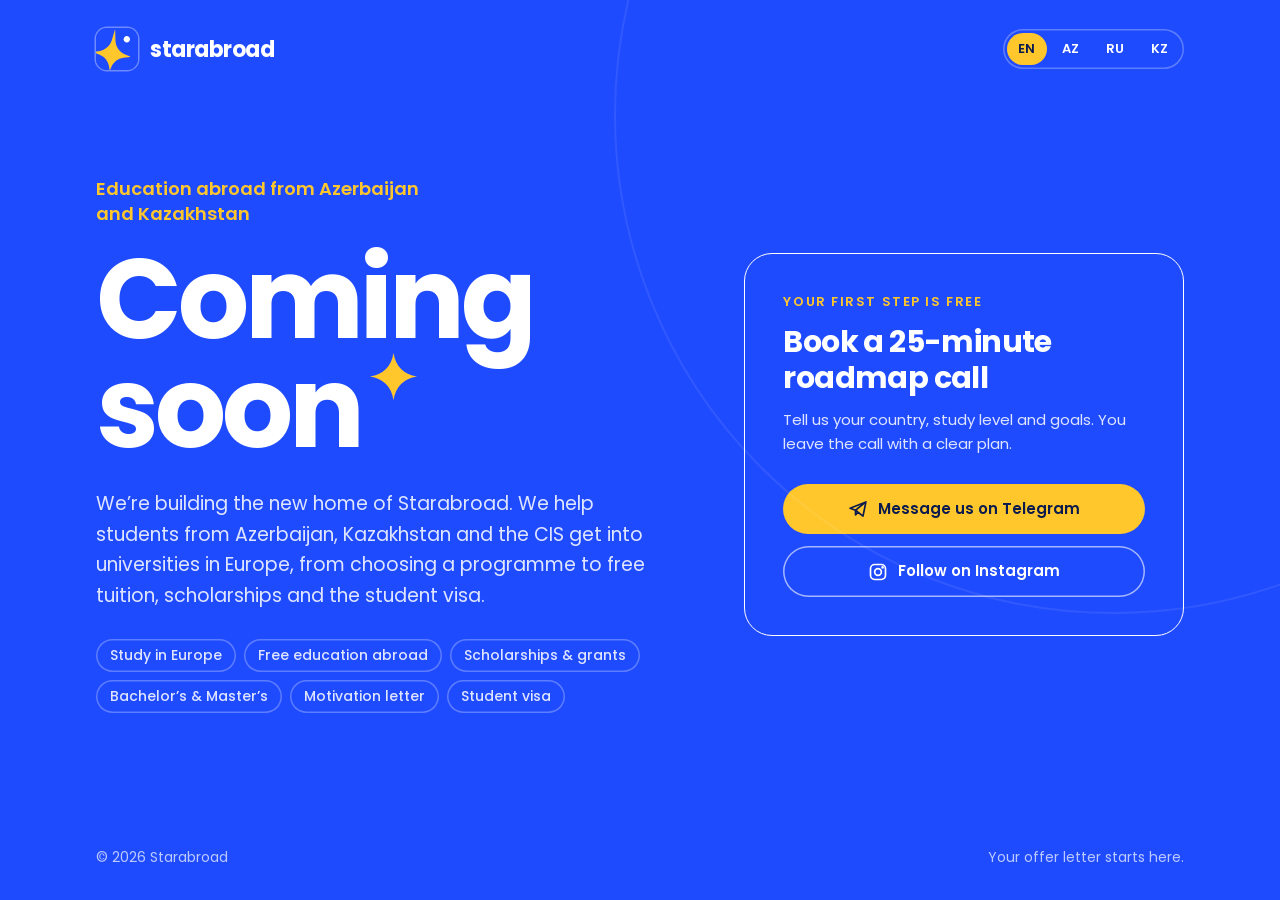
<file: index.html>
<!doctype html>
<html lang="en">
<head>
  <meta charset="utf-8">
  <meta name="viewport" content="width=device-width, initial-scale=1">
  <title>Education Abroad from Azerbaijan · Study in Europe | Starabroad</title>
  <meta name="description" content="Education abroad from Azerbaijan and Kazakhstan: free and low-tuition universities in Europe, scholarships, documents, motivation letter and student visa. Book a free 25-minute call with Starabroad.">
  <meta name="keywords" content="education abroad Azerbaijan, study abroad Azerbaijan, best education abroad Azerbaijan, free education abroad, free education abroad Azerbaijan, study in Europe from Azerbaijan, education abroad Kazakhstan, study abroad Kazakhstan, free universities in Europe, scholarships in Europe, bachelor&#x27;s abroad, master&#x27;s abroad, study abroad agency Baku">
  <link rel="canonical" href="https://www.starabroad.com/">
  <link rel="alternate" hreflang="en" href="https://www.starabroad.com/">
  <link rel="alternate" hreflang="az" href="https://www.starabroad.com/az/">
  <link rel="alternate" hreflang="ru" href="https://www.starabroad.com/ru/">
  <link rel="alternate" hreflang="kk" href="https://www.starabroad.com/kk/">
  <link rel="alternate" hreflang="x-default" href="https://www.starabroad.com/">
  <meta name="theme-color" content="#1F4BFF">
  <meta property="og:type" content="website">
  <meta property="og:site_name" content="Starabroad">
  <meta property="og:url" content="https://www.starabroad.com/">
  <meta property="og:locale" content="en_US">
  <meta property="og:locale:alternate" content="az_AZ">
  <meta property="og:locale:alternate" content="ru_RU">
  <meta property="og:locale:alternate" content="kk_KZ">
  <meta property="og:title" content="Starabroad · Education abroad from Azerbaijan and Kazakhstan">
  <meta property="og:description" content="Education abroad from Azerbaijan and Kazakhstan: free and low-tuition universities in Europe, scholarships, documents, motivation letter and student visa. Book a free 25-minute call with Starabroad.">
  <meta property="og:image" content="https://www.starabroad.com/logo.png">
  <meta name="twitter:card" content="summary">
  <link rel="icon" type="image/svg+xml" href="/favicon.svg">
  <link rel="icon" type="image/png" sizes="192x192" href="/icon-192.png">
  <link rel="apple-touch-icon" href="/apple-touch-icon.png">
  <script src="/lang.js"></script>
  <script type="application/ld+json">
  {
    "@context": "https://schema.org",
    "@graph": [
      {
        "@type": "WebSite",
        "@id": "https://www.starabroad.com/#website",
        "name": "Starabroad",
        "url": "https://www.starabroad.com/",
        "inLanguage": [
          "en",
          "az",
          "ru",
          "kk"
        ],
        "publisher": {
          "@id": "https://www.starabroad.com/#organization"
        }
      },
      {
        "@type": "WebPage",
        "@id": "https://www.starabroad.com/#webpage",
        "url": "https://www.starabroad.com/",
        "name": "Education Abroad from Azerbaijan · Study in Europe | Starabroad",
        "description": "Education abroad from Azerbaijan and Kazakhstan: free and low-tuition universities in Europe, scholarships, documents, motivation letter and student visa. Book a free 25-minute call with Starabroad.",
        "inLanguage": "en",
        "isPartOf": {
          "@id": "https://www.starabroad.com/#website"
        },
        "about": {
          "@id": "https://www.starabroad.com/#organization"
        }
      },
      {
        "@type": "Organization",
        "@id": "https://www.starabroad.com/#organization",
        "name": "Starabroad",
        "url": "https://www.starabroad.com/",
        "logo": "https://www.starabroad.com/logo.png",
        "description": "Starabroad helps students from Azerbaijan, Kazakhstan and the CIS study abroad at universities in Europe: programme choice, free and low-tuition options, scholarships, documents, motivation letters and student visas.",
        "areaServed": [
          {
            "@type": "Country",
            "name": "Azerbaijan"
          },
          {
            "@type": "Country",
            "name": "Kazakhstan"
          }
        ],
        "knowsLanguage": [
          "en",
          "az",
          "ru",
          "kk"
        ],
        "sameAs": [
          "https://t.me/starabroad",
          "https://www.instagram.com/starabroad/"
        ]
      }
    ]
  }
  </script>
  <link rel="preconnect" href="https://fonts.googleapis.com">
  <link rel="preconnect" href="https://fonts.gstatic.com" crossorigin>
  <link href="https://fonts.googleapis.com/css2?family=Montserrat:wght@400;500;600;700&family=Poppins:wght@400;500;600;700&display=swap" rel="stylesheet">
  <link rel="stylesheet" href="/styles.css">
</head>
<body>
  <div class="page">
    <header class="site-header">
      <div class="wrap">
        <a class="brand" href="/" aria-label="Starabroad home">
          <span class="brand-mark">
            <svg viewBox="0 0 300 300" fill="none" xmlns="http://www.w3.org/2000/svg" aria-hidden="true">
              <mask id="logo-mask" style="mask-type:alpha" maskUnits="userSpaceOnUse" x="0" y="0" width="300" height="300">
                <rect width="299.887" height="299.887" fill="#1F4BFF"/>
              </mask>
              <g mask="url(#logo-mask)">
                <rect width="299.887" height="299.887" fill="#1F4BFF"/>
                <path d="M219.985 103.206C232.501 103.206 242.647 93.0595 242.647 80.5435C242.647 68.0274 232.501 57.8811 219.985 57.8811C207.469 57.8811 197.322 68.0274 197.322 80.5435C197.322 93.0595 207.469 103.206 219.985 103.206Z" fill="white"/>
                <path d="M134.369 13.8236C134.769 12.4611 136.771 12.7189 136.812 14.1381L139.001 89.3431C140.299 133.916 167.863 173.491 209.221 190.161L243.414 203.943C244.593 204.419 244.388 206.148 243.13 206.333L195.794 213.315C157.069 219.026 124.118 244.504 108.844 280.546L99.6986 302.126C99.2065 303.287 97.4986 303.068 97.3167 301.819L93.9366 278.627C88.2913 239.891 62.8694 206.897 26.8537 191.561L-17.1687 172.816C-18.3388 172.318 -18.0997 170.593 -16.8382 170.432L19.7304 165.762C63.9625 160.112 100.653 128.811 113.2 86.0209L134.369 13.8236Z" fill="#FFC72C"/>
              </g>
            </svg>
          </span>
          <span class="brand-name">starabroad</span>
        </a>
        <nav class="lang-switch" aria-label="Language">
          <a href="/" hreflang="en" lang="en" data-lang="en" aria-label="English" aria-current="page">EN</a>
          <a href="/az/" hreflang="az" lang="az" data-lang="az" aria-label="Azərbaycanca">AZ</a>
          <a href="/ru/" hreflang="ru" lang="ru" data-lang="ru" aria-label="Русский">RU</a>
          <a href="/kk/" hreflang="kk" lang="kk" data-lang="kk" aria-label="Қазақша">KZ</a>
        </nav>
      </div>
    </header>

    <main>
      <div class="wrap hero">
        <section>
          <h1>Education abroad from Azerbaijan and Kazakhstan</h1>
          <p class="display">Coming <span class="nowrap">soon<span class="h1-star" aria-hidden="true"><svg viewBox="0 0 100 100"><path d="M50 0Q57 43 100 50Q57 57 50 100Q43 57 0 50Q43 43 50 0Z" fill="currentColor"/></svg></span></span></p>

          <p class="lead">We’re building the new home of Starabroad. We help students from Azerbaijan, Kazakhstan and the CIS get into universities in Europe, from choosing a programme to free tuition, scholarships and the student visa.</p>

          <ul class="topics" aria-label="What we help with">
            <li>Study in Europe</li>
            <li>Free education abroad</li>
            <li>Scholarships &amp; grants</li>
            <li>Bachelor’s &amp; Master’s</li>
            <li>Motivation letter</li>
            <li>Student visa</li>
          </ul>
        </section>

        <aside class="cta" aria-labelledby="cta-title">
          <p class="cta-eyebrow">Your first step is free</p>
          <h2 class="cta-title" id="cta-title">Book a 25-minute roadmap call</h2>
          <p class="cta-text">Tell us your country, study level and goals. You leave the call with a clear plan.</p>
          <div class="buttons">
            <a class="btn btn-primary" href="https://t.me/starabroad" target="_blank" rel="noopener">
              <svg viewBox="0 0 24 24" fill="none" stroke="currentColor" stroke-width="2" stroke-linecap="round" stroke-linejoin="round" aria-hidden="true"><path d="M21.5 3.5 2.5 11l6.5 2.5m12.5-10L18 20.5l-9-7m12.5-10L9 13.5m0 0V19l3.2-3.1"/></svg>
              Message us on Telegram
            </a>
            <a class="btn btn-ghost" href="https://www.instagram.com/starabroad/" target="_blank" rel="noopener">
              <svg viewBox="0 0 24 24" fill="none" stroke="currentColor" stroke-width="2" stroke-linecap="round" stroke-linejoin="round" aria-hidden="true"><rect x="3" y="3" width="18" height="18" rx="5"/><circle cx="12" cy="12" r="4"/><circle cx="17.5" cy="6.5" r="0.6" fill="currentColor"/></svg>
              Follow on Instagram
            </a>
          </div>
        </aside>
      </div>
    </main>

    <footer class="site-footer">
      <div class="wrap">
        <p>© 2026 Starabroad</p>
        <p>Your offer letter starts here.</p>
      </div>
    </footer>
  </div>
</body>
</html>
</file>
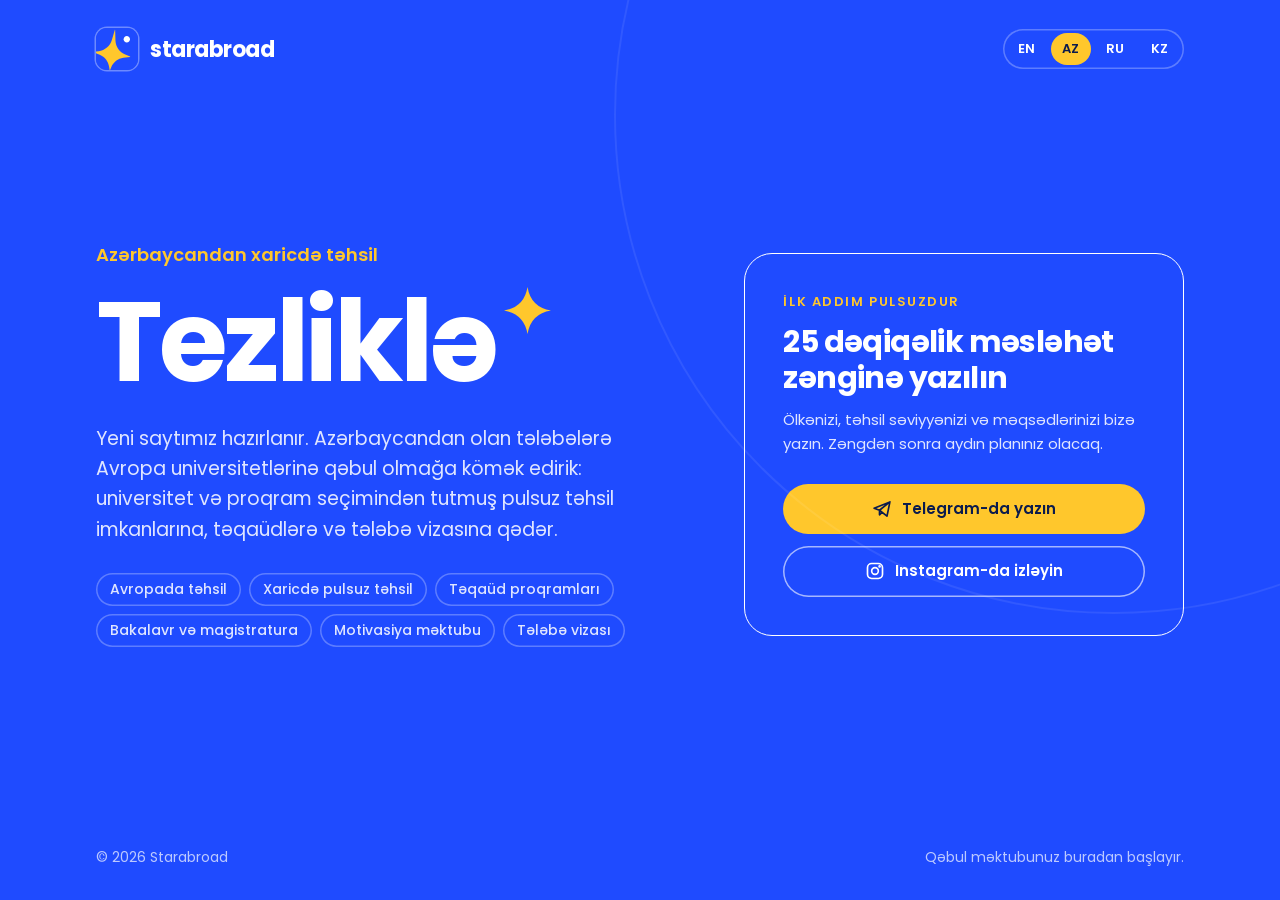
<file: az/index.html>
<!doctype html>
<html lang="az">
<head>
  <meta charset="utf-8">
  <meta name="viewport" content="width=device-width, initial-scale=1">
  <title>Xaricdə təhsil və Avropada pulsuz təhsil | Starabroad</title>
  <meta name="description" content="Azərbaycandan xaricdə təhsil: Avropada pulsuz və aşağı ödənişli universitetlər, təqaüdlər, sənədlər, motivasiya məktubu və tələbə vizası. Starabroad ilə pulsuz 25 dəqiqəlik məsləhət.">
  <meta name="keywords" content="xaricdə təhsil, xaricde tehsil, xaricdə pulsuz təhsil, xaricde pulsuz tehsil, Avropada təhsil, Avropada pulsuz təhsil, avropada tehsil, xaricdə təhsil Azərbaycan, ən yaxşı xaricdə təhsil agentliyi, xaricdə təhsil Bakı, xaricdə təqaüd proqramları, xaricdə bakalavr, xaricdə magistratura, xaricdə oxumaq">
  <link rel="canonical" href="https://www.starabroad.com/az/">
  <link rel="alternate" hreflang="en" href="https://www.starabroad.com/">
  <link rel="alternate" hreflang="az" href="https://www.starabroad.com/az/">
  <link rel="alternate" hreflang="ru" href="https://www.starabroad.com/ru/">
  <link rel="alternate" hreflang="kk" href="https://www.starabroad.com/kk/">
  <link rel="alternate" hreflang="x-default" href="https://www.starabroad.com/">
  <meta name="theme-color" content="#1F4BFF">
  <meta property="og:type" content="website">
  <meta property="og:site_name" content="Starabroad">
  <meta property="og:url" content="https://www.starabroad.com/az/">
  <meta property="og:locale" content="az_AZ">
  <meta property="og:locale:alternate" content="en_US">
  <meta property="og:locale:alternate" content="ru_RU">
  <meta property="og:locale:alternate" content="kk_KZ">
  <meta property="og:title" content="Starabroad · Azərbaycandan xaricdə təhsil">
  <meta property="og:description" content="Azərbaycandan xaricdə təhsil: Avropada pulsuz və aşağı ödənişli universitetlər, təqaüdlər, sənədlər, motivasiya məktubu və tələbə vizası. Starabroad ilə pulsuz 25 dəqiqəlik məsləhət.">
  <meta property="og:image" content="https://www.starabroad.com/logo.png">
  <meta name="twitter:card" content="summary">
  <link rel="icon" type="image/svg+xml" href="/favicon.svg">
  <link rel="icon" type="image/png" sizes="192x192" href="/icon-192.png">
  <link rel="apple-touch-icon" href="/apple-touch-icon.png">
  <script src="/lang.js"></script>
  <script type="application/ld+json">
  {
    "@context": "https://schema.org",
    "@graph": [
      {
        "@type": "WebSite",
        "@id": "https://www.starabroad.com/#website",
        "name": "Starabroad",
        "url": "https://www.starabroad.com/",
        "inLanguage": [
          "en",
          "az",
          "ru",
          "kk"
        ],
        "publisher": {
          "@id": "https://www.starabroad.com/#organization"
        }
      },
      {
        "@type": "WebPage",
        "@id": "https://www.starabroad.com/az/#webpage",
        "url": "https://www.starabroad.com/az/",
        "name": "Xaricdə təhsil və Avropada pulsuz təhsil | Starabroad",
        "description": "Azərbaycandan xaricdə təhsil: Avropada pulsuz və aşağı ödənişli universitetlər, təqaüdlər, sənədlər, motivasiya məktubu və tələbə vizası. Starabroad ilə pulsuz 25 dəqiqəlik məsləhət.",
        "inLanguage": "az",
        "isPartOf": {
          "@id": "https://www.starabroad.com/#website"
        },
        "about": {
          "@id": "https://www.starabroad.com/#organization"
        }
      },
      {
        "@type": "Organization",
        "@id": "https://www.starabroad.com/#organization",
        "name": "Starabroad",
        "url": "https://www.starabroad.com/",
        "logo": "https://www.starabroad.com/logo.png",
        "description": "Starabroad helps students from Azerbaijan, Kazakhstan and the CIS study abroad at universities in Europe: programme choice, free and low-tuition options, scholarships, documents, motivation letters and student visas.",
        "areaServed": [
          {
            "@type": "Country",
            "name": "Azerbaijan"
          },
          {
            "@type": "Country",
            "name": "Kazakhstan"
          }
        ],
        "knowsLanguage": [
          "en",
          "az",
          "ru",
          "kk"
        ],
        "sameAs": [
          "https://t.me/starabroad",
          "https://www.instagram.com/starabroad/"
        ]
      }
    ]
  }
  </script>
  <link rel="preconnect" href="https://fonts.googleapis.com">
  <link rel="preconnect" href="https://fonts.gstatic.com" crossorigin>
  <link href="https://fonts.googleapis.com/css2?family=Montserrat:wght@400;500;600;700&family=Poppins:wght@400;500;600;700&display=swap" rel="stylesheet">
  <link rel="stylesheet" href="/styles.css">
</head>
<body>
  <div class="page">
    <header class="site-header">
      <div class="wrap">
        <a class="brand" href="/az/" aria-label="Starabroad ana səhifə">
          <span class="brand-mark">
            <svg viewBox="0 0 300 300" fill="none" xmlns="http://www.w3.org/2000/svg" aria-hidden="true">
              <mask id="logo-mask" style="mask-type:alpha" maskUnits="userSpaceOnUse" x="0" y="0" width="300" height="300">
                <rect width="299.887" height="299.887" fill="#1F4BFF"/>
              </mask>
              <g mask="url(#logo-mask)">
                <rect width="299.887" height="299.887" fill="#1F4BFF"/>
                <path d="M219.985 103.206C232.501 103.206 242.647 93.0595 242.647 80.5435C242.647 68.0274 232.501 57.8811 219.985 57.8811C207.469 57.8811 197.322 68.0274 197.322 80.5435C197.322 93.0595 207.469 103.206 219.985 103.206Z" fill="white"/>
                <path d="M134.369 13.8236C134.769 12.4611 136.771 12.7189 136.812 14.1381L139.001 89.3431C140.299 133.916 167.863 173.491 209.221 190.161L243.414 203.943C244.593 204.419 244.388 206.148 243.13 206.333L195.794 213.315C157.069 219.026 124.118 244.504 108.844 280.546L99.6986 302.126C99.2065 303.287 97.4986 303.068 97.3167 301.819L93.9366 278.627C88.2913 239.891 62.8694 206.897 26.8537 191.561L-17.1687 172.816C-18.3388 172.318 -18.0997 170.593 -16.8382 170.432L19.7304 165.762C63.9625 160.112 100.653 128.811 113.2 86.0209L134.369 13.8236Z" fill="#FFC72C"/>
              </g>
            </svg>
          </span>
          <span class="brand-name">starabroad</span>
        </a>
        <nav class="lang-switch" aria-label="Dil">
          <a href="/" hreflang="en" lang="en" data-lang="en" aria-label="English">EN</a>
          <a href="/az/" hreflang="az" lang="az" data-lang="az" aria-label="Azərbaycanca" aria-current="page">AZ</a>
          <a href="/ru/" hreflang="ru" lang="ru" data-lang="ru" aria-label="Русский">RU</a>
          <a href="/kk/" hreflang="kk" lang="kk" data-lang="kk" aria-label="Қазақша">KZ</a>
        </nav>
      </div>
    </header>

    <main>
      <div class="wrap hero">
        <section>
          <h1>Azərbaycandan xaricdə təhsil</h1>
          <p class="display"><span class="nowrap">Tezliklə<span class="h1-star" aria-hidden="true"><svg viewBox="0 0 100 100"><path d="M50 0Q57 43 100 50Q57 57 50 100Q43 57 0 50Q43 43 50 0Z" fill="currentColor"/></svg></span></span></p>

          <p class="lead">Yeni saytımız hazırlanır. Azərbaycandan olan tələbələrə Avropa universitetlərinə qəbul olmağa kömək edirik: universitet və proqram seçimindən tutmuş pulsuz təhsil imkanlarına, təqaüdlərə və tələbə vizasına qədər.</p>

          <ul class="topics" aria-label="Nədə kömək edirik">
            <li>Avropada təhsil</li>
            <li>Xaricdə pulsuz təhsil</li>
            <li>Təqaüd proqramları</li>
            <li>Bakalavr və magistratura</li>
            <li>Motivasiya məktubu</li>
            <li>Tələbə vizası</li>
          </ul>
        </section>

        <aside class="cta" aria-labelledby="cta-title">
          <p class="cta-eyebrow">İlk addım pulsuzdur</p>
          <h2 class="cta-title" id="cta-title">25 dəqiqəlik məsləhət zənginə yazılın</h2>
          <p class="cta-text">Ölkənizi, təhsil səviyyənizi və məqsədlərinizi bizə yazın. Zəngdən sonra aydın planınız olacaq.</p>
          <div class="buttons">
            <a class="btn btn-primary" href="https://t.me/starabroad" target="_blank" rel="noopener">
              <svg viewBox="0 0 24 24" fill="none" stroke="currentColor" stroke-width="2" stroke-linecap="round" stroke-linejoin="round" aria-hidden="true"><path d="M21.5 3.5 2.5 11l6.5 2.5m12.5-10L18 20.5l-9-7m12.5-10L9 13.5m0 0V19l3.2-3.1"/></svg>
              Telegram-da yazın
            </a>
            <a class="btn btn-ghost" href="https://www.instagram.com/starabroad/" target="_blank" rel="noopener">
              <svg viewBox="0 0 24 24" fill="none" stroke="currentColor" stroke-width="2" stroke-linecap="round" stroke-linejoin="round" aria-hidden="true"><rect x="3" y="3" width="18" height="18" rx="5"/><circle cx="12" cy="12" r="4"/><circle cx="17.5" cy="6.5" r="0.6" fill="currentColor"/></svg>
              Instagram-da izləyin
            </a>
          </div>
        </aside>
      </div>
    </main>

    <footer class="site-footer">
      <div class="wrap">
        <p>© 2026 Starabroad</p>
        <p>Qəbul məktubunuz buradan başlayır.</p>
      </div>
    </footer>
  </div>
</body>
</html>
</file>
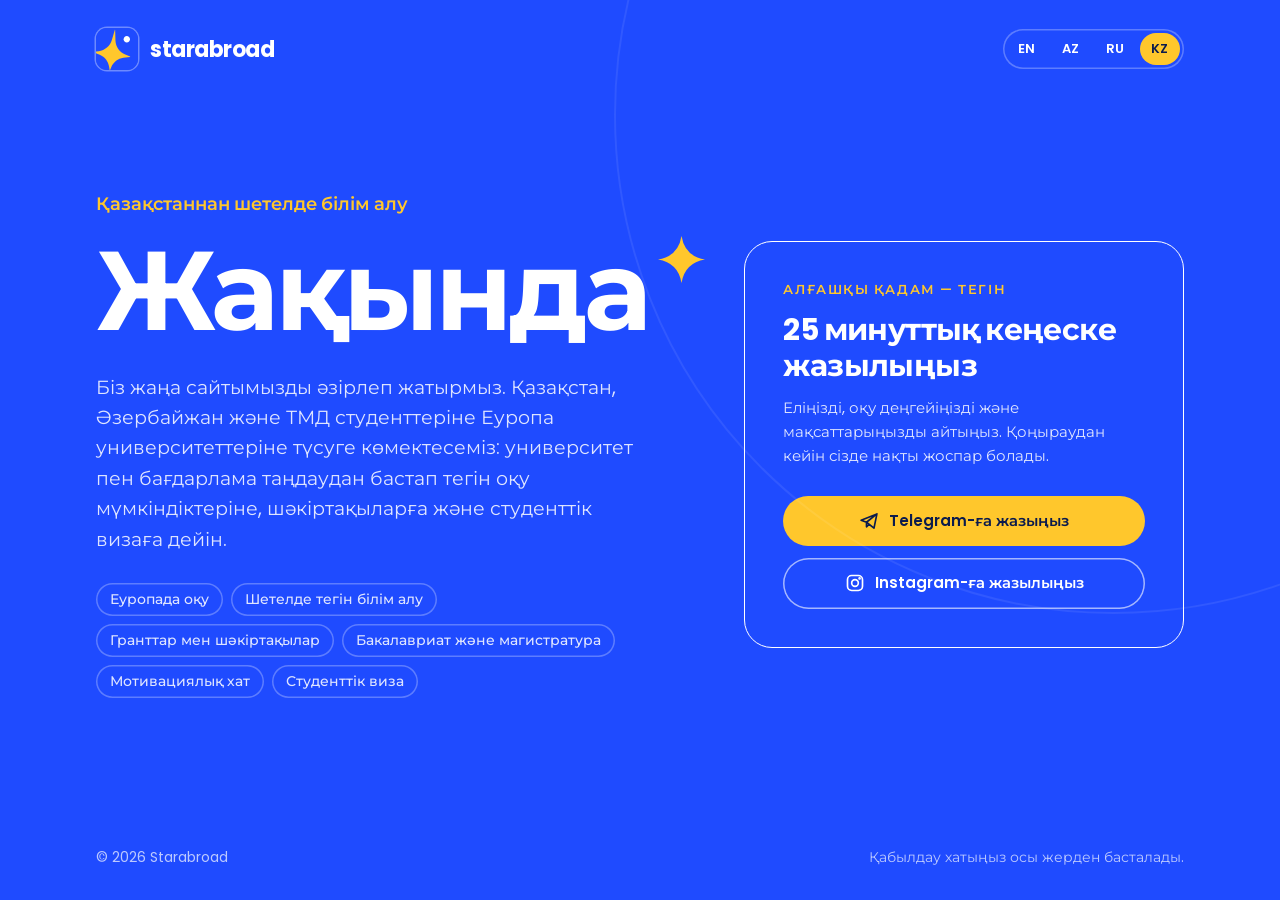
<file: kk/index.html>
<!doctype html>
<html lang="kk">
<head>
  <meta charset="utf-8">
  <meta name="viewport" content="width=device-width, initial-scale=1">
  <title>Шетелде білім алу және Еуропада тегін оқу | Starabroad</title>
  <meta name="description" content="Қазақстаннан шетелде білім алу: Еуропадағы тегін және арзан университеттер, гранттар мен шәкіртақылар, құжаттар, мотивациялық хат және виза. Starabroad-пен 25 минуттық тегін кеңес.">
  <meta name="keywords" content="шетелде білім алу, шетелде оқу, Еуропада оқу, шетелде тегін білім алу, Еуропада тегін оқу, шетелде грант, шәкіртақы, Қазақстаннан шетелде оқу, шетелде бакалавриат, шетелде магистратура, Еуропа университеттеріне түсу">
  <link rel="canonical" href="https://www.starabroad.com/kk/">
  <link rel="alternate" hreflang="en" href="https://www.starabroad.com/">
  <link rel="alternate" hreflang="az" href="https://www.starabroad.com/az/">
  <link rel="alternate" hreflang="ru" href="https://www.starabroad.com/ru/">
  <link rel="alternate" hreflang="kk" href="https://www.starabroad.com/kk/">
  <link rel="alternate" hreflang="x-default" href="https://www.starabroad.com/">
  <meta name="theme-color" content="#1F4BFF">
  <meta property="og:type" content="website">
  <meta property="og:site_name" content="Starabroad">
  <meta property="og:url" content="https://www.starabroad.com/kk/">
  <meta property="og:locale" content="kk_KZ">
  <meta property="og:locale:alternate" content="en_US">
  <meta property="og:locale:alternate" content="az_AZ">
  <meta property="og:locale:alternate" content="ru_RU">
  <meta property="og:title" content="Starabroad · Қазақстаннан шетелде білім алу">
  <meta property="og:description" content="Қазақстаннан шетелде білім алу: Еуропадағы тегін және арзан университеттер, гранттар мен шәкіртақылар, құжаттар, мотивациялық хат және виза. Starabroad-пен 25 минуттық тегін кеңес.">
  <meta property="og:image" content="https://www.starabroad.com/logo.png">
  <meta name="twitter:card" content="summary">
  <link rel="icon" type="image/svg+xml" href="/favicon.svg">
  <link rel="icon" type="image/png" sizes="192x192" href="/icon-192.png">
  <link rel="apple-touch-icon" href="/apple-touch-icon.png">
  <script src="/lang.js"></script>
  <script type="application/ld+json">
  {
    "@context": "https://schema.org",
    "@graph": [
      {
        "@type": "WebSite",
        "@id": "https://www.starabroad.com/#website",
        "name": "Starabroad",
        "url": "https://www.starabroad.com/",
        "inLanguage": [
          "en",
          "az",
          "ru",
          "kk"
        ],
        "publisher": {
          "@id": "https://www.starabroad.com/#organization"
        }
      },
      {
        "@type": "WebPage",
        "@id": "https://www.starabroad.com/kk/#webpage",
        "url": "https://www.starabroad.com/kk/",
        "name": "Шетелде білім алу және Еуропада тегін оқу | Starabroad",
        "description": "Қазақстаннан шетелде білім алу: Еуропадағы тегін және арзан университеттер, гранттар мен шәкіртақылар, құжаттар, мотивациялық хат және виза. Starabroad-пен 25 минуттық тегін кеңес.",
        "inLanguage": "kk",
        "isPartOf": {
          "@id": "https://www.starabroad.com/#website"
        },
        "about": {
          "@id": "https://www.starabroad.com/#organization"
        }
      },
      {
        "@type": "Organization",
        "@id": "https://www.starabroad.com/#organization",
        "name": "Starabroad",
        "url": "https://www.starabroad.com/",
        "logo": "https://www.starabroad.com/logo.png",
        "description": "Starabroad helps students from Azerbaijan, Kazakhstan and the CIS study abroad at universities in Europe: programme choice, free and low-tuition options, scholarships, documents, motivation letters and student visas.",
        "areaServed": [
          {
            "@type": "Country",
            "name": "Azerbaijan"
          },
          {
            "@type": "Country",
            "name": "Kazakhstan"
          }
        ],
        "knowsLanguage": [
          "en",
          "az",
          "ru",
          "kk"
        ],
        "sameAs": [
          "https://t.me/starabroad",
          "https://www.instagram.com/starabroad/"
        ]
      }
    ]
  }
  </script>
  <link rel="preconnect" href="https://fonts.googleapis.com">
  <link rel="preconnect" href="https://fonts.gstatic.com" crossorigin>
  <link href="https://fonts.googleapis.com/css2?family=Montserrat:wght@400;500;600;700&family=Poppins:wght@400;500;600;700&display=swap" rel="stylesheet">
  <link rel="stylesheet" href="/styles.css">
</head>
<body>
  <div class="page">
    <header class="site-header">
      <div class="wrap">
        <a class="brand" href="/kk/" aria-label="Starabroad басты беті">
          <span class="brand-mark">
            <svg viewBox="0 0 300 300" fill="none" xmlns="http://www.w3.org/2000/svg" aria-hidden="true">
              <mask id="logo-mask" style="mask-type:alpha" maskUnits="userSpaceOnUse" x="0" y="0" width="300" height="300">
                <rect width="299.887" height="299.887" fill="#1F4BFF"/>
              </mask>
              <g mask="url(#logo-mask)">
                <rect width="299.887" height="299.887" fill="#1F4BFF"/>
                <path d="M219.985 103.206C232.501 103.206 242.647 93.0595 242.647 80.5435C242.647 68.0274 232.501 57.8811 219.985 57.8811C207.469 57.8811 197.322 68.0274 197.322 80.5435C197.322 93.0595 207.469 103.206 219.985 103.206Z" fill="white"/>
                <path d="M134.369 13.8236C134.769 12.4611 136.771 12.7189 136.812 14.1381L139.001 89.3431C140.299 133.916 167.863 173.491 209.221 190.161L243.414 203.943C244.593 204.419 244.388 206.148 243.13 206.333L195.794 213.315C157.069 219.026 124.118 244.504 108.844 280.546L99.6986 302.126C99.2065 303.287 97.4986 303.068 97.3167 301.819L93.9366 278.627C88.2913 239.891 62.8694 206.897 26.8537 191.561L-17.1687 172.816C-18.3388 172.318 -18.0997 170.593 -16.8382 170.432L19.7304 165.762C63.9625 160.112 100.653 128.811 113.2 86.0209L134.369 13.8236Z" fill="#FFC72C"/>
              </g>
            </svg>
          </span>
          <span class="brand-name">starabroad</span>
        </a>
        <nav class="lang-switch" aria-label="Тіл">
          <a href="/" hreflang="en" lang="en" data-lang="en" aria-label="English">EN</a>
          <a href="/az/" hreflang="az" lang="az" data-lang="az" aria-label="Azərbaycanca">AZ</a>
          <a href="/ru/" hreflang="ru" lang="ru" data-lang="ru" aria-label="Русский">RU</a>
          <a href="/kk/" hreflang="kk" lang="kk" data-lang="kk" aria-label="Қазақша" aria-current="page">KZ</a>
        </nav>
      </div>
    </header>

    <main>
      <div class="wrap hero">
        <section>
          <h1>Қазақстаннан шетелде білім алу</h1>
          <p class="display"><span class="nowrap">Жақында<span class="h1-star" aria-hidden="true"><svg viewBox="0 0 100 100"><path d="M50 0Q57 43 100 50Q57 57 50 100Q43 57 0 50Q43 43 50 0Z" fill="currentColor"/></svg></span></span></p>

          <p class="lead">Біз жаңа сайтымызды әзірлеп жатырмыз. Қазақстан, Әзербайжан және ТМД студенттеріне Еуропа университеттеріне түсуге көмектесеміз: университет пен бағдарлама таңдаудан бастап тегін оқу мүмкіндіктеріне, шәкіртақыларға және студенттік визаға дейін.</p>

          <ul class="topics" aria-label="Немен көмектесеміз">
            <li>Еуропада оқу</li>
            <li>Шетелде тегін білім алу</li>
            <li>Гранттар мен шәкіртақылар</li>
            <li>Бакалавриат және магистратура</li>
            <li>Мотивациялық хат</li>
            <li>Студенттік виза</li>
          </ul>
        </section>

        <aside class="cta" aria-labelledby="cta-title">
          <p class="cta-eyebrow">Алғашқы қадам — тегін</p>
          <h2 class="cta-title" id="cta-title">25 минуттық кеңеске жазылыңыз</h2>
          <p class="cta-text">Еліңізді, оқу деңгейіңізді және мақсаттарыңызды айтыңыз. Қоңыраудан кейін сізде нақты жоспар болады.</p>
          <div class="buttons">
            <a class="btn btn-primary" href="https://t.me/starabroad" target="_blank" rel="noopener">
              <svg viewBox="0 0 24 24" fill="none" stroke="currentColor" stroke-width="2" stroke-linecap="round" stroke-linejoin="round" aria-hidden="true"><path d="M21.5 3.5 2.5 11l6.5 2.5m12.5-10L18 20.5l-9-7m12.5-10L9 13.5m0 0V19l3.2-3.1"/></svg>
              Telegram-ға жазыңыз
            </a>
            <a class="btn btn-ghost" href="https://www.instagram.com/starabroad/" target="_blank" rel="noopener">
              <svg viewBox="0 0 24 24" fill="none" stroke="currentColor" stroke-width="2" stroke-linecap="round" stroke-linejoin="round" aria-hidden="true"><rect x="3" y="3" width="18" height="18" rx="5"/><circle cx="12" cy="12" r="4"/><circle cx="17.5" cy="6.5" r="0.6" fill="currentColor"/></svg>
              Instagram-ға жазылыңыз
            </a>
          </div>
        </aside>
      </div>
    </main>

    <footer class="site-footer">
      <div class="wrap">
        <p>© 2026 Starabroad</p>
        <p>Қабылдау хатыңыз осы жерден басталады.</p>
      </div>
    </footer>
  </div>
</body>
</html>
</file>
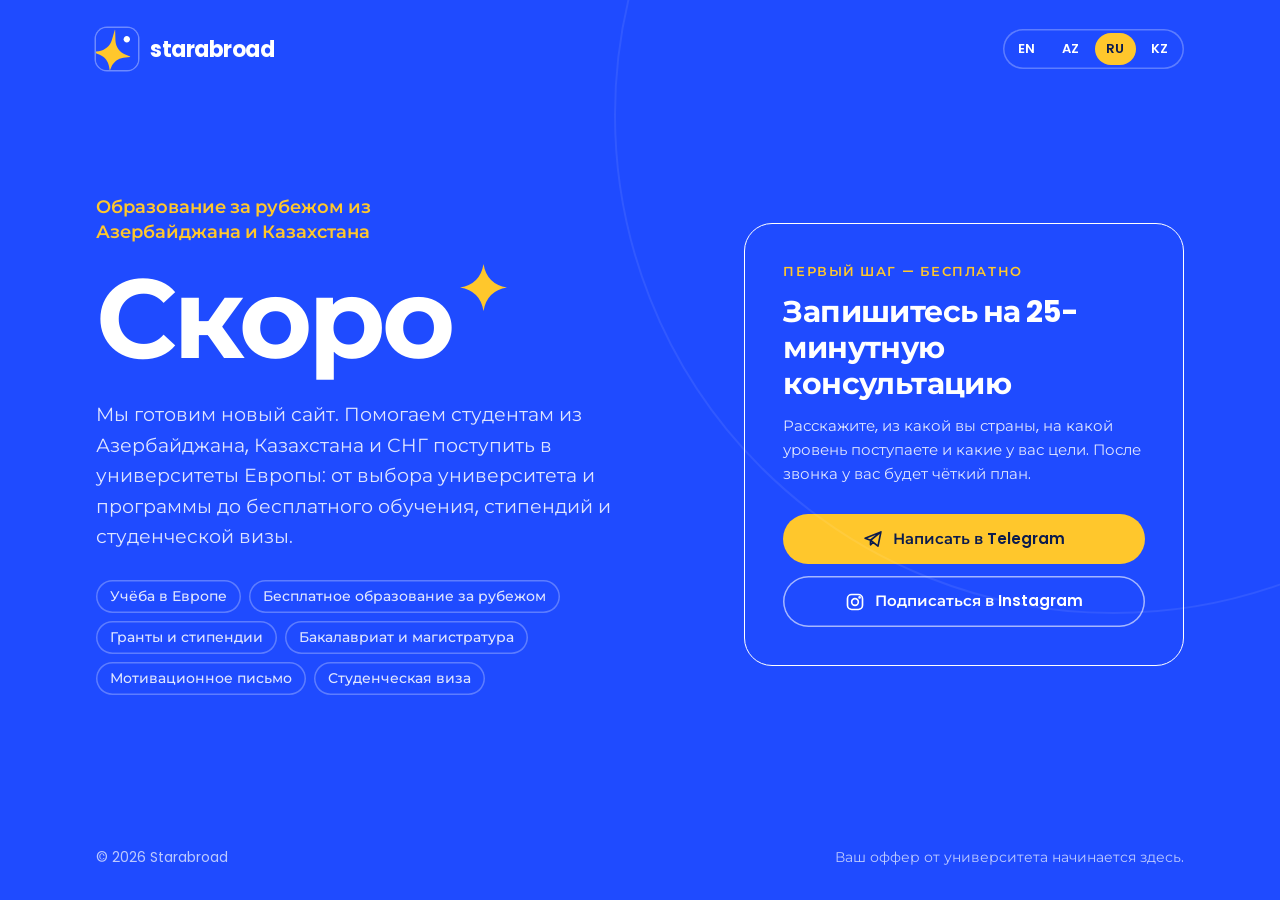
<file: ru/index.html>
<!doctype html>
<html lang="ru">
<head>
  <meta charset="utf-8">
  <meta name="viewport" content="width=device-width, initial-scale=1">
  <title>Обучение за рубежом и бесплатная учёба в Европе | Starabroad</title>
  <meta name="description" content="Обучение за рубежом из Азербайджана и Казахстана: бесплатные и недорогие университеты Европы, стипендии, документы, мотивационное письмо и виза. Бесплатная 25-минутная консультация Starabroad.">
  <meta name="keywords" content="обучение за рубежом, образование за границей, учёба за границей, учеба в Европе, бесплатное образование в Европе, бесплатное обучение за границей, обучение за рубежом из Азербайджана, учеба за границей Азербайджан, обучение за рубежом Казахстан, учеба за границей Казахстан, гранты и стипендии в Европе, бакалавриат в Европе, магистратура в Европе, поступление в европейские университеты">
  <link rel="canonical" href="https://www.starabroad.com/ru/">
  <link rel="alternate" hreflang="en" href="https://www.starabroad.com/">
  <link rel="alternate" hreflang="az" href="https://www.starabroad.com/az/">
  <link rel="alternate" hreflang="ru" href="https://www.starabroad.com/ru/">
  <link rel="alternate" hreflang="kk" href="https://www.starabroad.com/kk/">
  <link rel="alternate" hreflang="x-default" href="https://www.starabroad.com/">
  <meta name="theme-color" content="#1F4BFF">
  <meta property="og:type" content="website">
  <meta property="og:site_name" content="Starabroad">
  <meta property="og:url" content="https://www.starabroad.com/ru/">
  <meta property="og:locale" content="ru_RU">
  <meta property="og:locale:alternate" content="en_US">
  <meta property="og:locale:alternate" content="az_AZ">
  <meta property="og:locale:alternate" content="kk_KZ">
  <meta property="og:title" content="Starabroad · Образование за рубежом из Азербайджана и Казахстана">
  <meta property="og:description" content="Обучение за рубежом из Азербайджана и Казахстана: бесплатные и недорогие университеты Европы, стипендии, документы, мотивационное письмо и виза. Бесплатная 25-минутная консультация Starabroad.">
  <meta property="og:image" content="https://www.starabroad.com/logo.png">
  <meta name="twitter:card" content="summary">
  <link rel="icon" type="image/svg+xml" href="/favicon.svg">
  <link rel="icon" type="image/png" sizes="192x192" href="/icon-192.png">
  <link rel="apple-touch-icon" href="/apple-touch-icon.png">
  <script src="/lang.js"></script>
  <script type="application/ld+json">
  {
    "@context": "https://schema.org",
    "@graph": [
      {
        "@type": "WebSite",
        "@id": "https://www.starabroad.com/#website",
        "name": "Starabroad",
        "url": "https://www.starabroad.com/",
        "inLanguage": [
          "en",
          "az",
          "ru",
          "kk"
        ],
        "publisher": {
          "@id": "https://www.starabroad.com/#organization"
        }
      },
      {
        "@type": "WebPage",
        "@id": "https://www.starabroad.com/ru/#webpage",
        "url": "https://www.starabroad.com/ru/",
        "name": "Обучение за рубежом и бесплатная учёба в Европе | Starabroad",
        "description": "Обучение за рубежом из Азербайджана и Казахстана: бесплатные и недорогие университеты Европы, стипендии, документы, мотивационное письмо и виза. Бесплатная 25-минутная консультация Starabroad.",
        "inLanguage": "ru",
        "isPartOf": {
          "@id": "https://www.starabroad.com/#website"
        },
        "about": {
          "@id": "https://www.starabroad.com/#organization"
        }
      },
      {
        "@type": "Organization",
        "@id": "https://www.starabroad.com/#organization",
        "name": "Starabroad",
        "url": "https://www.starabroad.com/",
        "logo": "https://www.starabroad.com/logo.png",
        "description": "Starabroad helps students from Azerbaijan, Kazakhstan and the CIS study abroad at universities in Europe: programme choice, free and low-tuition options, scholarships, documents, motivation letters and student visas.",
        "areaServed": [
          {
            "@type": "Country",
            "name": "Azerbaijan"
          },
          {
            "@type": "Country",
            "name": "Kazakhstan"
          }
        ],
        "knowsLanguage": [
          "en",
          "az",
          "ru",
          "kk"
        ],
        "sameAs": [
          "https://t.me/starabroad",
          "https://www.instagram.com/starabroad/"
        ]
      }
    ]
  }
  </script>
  <link rel="preconnect" href="https://fonts.googleapis.com">
  <link rel="preconnect" href="https://fonts.gstatic.com" crossorigin>
  <link href="https://fonts.googleapis.com/css2?family=Montserrat:wght@400;500;600;700&family=Poppins:wght@400;500;600;700&display=swap" rel="stylesheet">
  <link rel="stylesheet" href="/styles.css">
</head>
<body>
  <div class="page">
    <header class="site-header">
      <div class="wrap">
        <a class="brand" href="/ru/" aria-label="Главная страница Starabroad">
          <span class="brand-mark">
            <svg viewBox="0 0 300 300" fill="none" xmlns="http://www.w3.org/2000/svg" aria-hidden="true">
              <mask id="logo-mask" style="mask-type:alpha" maskUnits="userSpaceOnUse" x="0" y="0" width="300" height="300">
                <rect width="299.887" height="299.887" fill="#1F4BFF"/>
              </mask>
              <g mask="url(#logo-mask)">
                <rect width="299.887" height="299.887" fill="#1F4BFF"/>
                <path d="M219.985 103.206C232.501 103.206 242.647 93.0595 242.647 80.5435C242.647 68.0274 232.501 57.8811 219.985 57.8811C207.469 57.8811 197.322 68.0274 197.322 80.5435C197.322 93.0595 207.469 103.206 219.985 103.206Z" fill="white"/>
                <path d="M134.369 13.8236C134.769 12.4611 136.771 12.7189 136.812 14.1381L139.001 89.3431C140.299 133.916 167.863 173.491 209.221 190.161L243.414 203.943C244.593 204.419 244.388 206.148 243.13 206.333L195.794 213.315C157.069 219.026 124.118 244.504 108.844 280.546L99.6986 302.126C99.2065 303.287 97.4986 303.068 97.3167 301.819L93.9366 278.627C88.2913 239.891 62.8694 206.897 26.8537 191.561L-17.1687 172.816C-18.3388 172.318 -18.0997 170.593 -16.8382 170.432L19.7304 165.762C63.9625 160.112 100.653 128.811 113.2 86.0209L134.369 13.8236Z" fill="#FFC72C"/>
              </g>
            </svg>
          </span>
          <span class="brand-name">starabroad</span>
        </a>
        <nav class="lang-switch" aria-label="Язык">
          <a href="/" hreflang="en" lang="en" data-lang="en" aria-label="English">EN</a>
          <a href="/az/" hreflang="az" lang="az" data-lang="az" aria-label="Azərbaycanca">AZ</a>
          <a href="/ru/" hreflang="ru" lang="ru" data-lang="ru" aria-label="Русский" aria-current="page">RU</a>
          <a href="/kk/" hreflang="kk" lang="kk" data-lang="kk" aria-label="Қазақша">KZ</a>
        </nav>
      </div>
    </header>

    <main>
      <div class="wrap hero">
        <section>
          <h1>Образование за рубежом из Азербайджана и Казахстана</h1>
          <p class="display"><span class="nowrap">Скоро<span class="h1-star" aria-hidden="true"><svg viewBox="0 0 100 100"><path d="M50 0Q57 43 100 50Q57 57 50 100Q43 57 0 50Q43 43 50 0Z" fill="currentColor"/></svg></span></span></p>

          <p class="lead">Мы готовим новый сайт. Помогаем студентам из Азербайджана, Казахстана и СНГ поступить в университеты Европы: от выбора университета и программы до бесплатного обучения, стипендий и студенческой визы.</p>

          <ul class="topics" aria-label="С чем мы помогаем">
            <li>Учёба в Европе</li>
            <li>Бесплатное образование за рубежом</li>
            <li>Гранты и стипендии</li>
            <li>Бакалавриат и магистратура</li>
            <li>Мотивационное письмо</li>
            <li>Студенческая виза</li>
          </ul>
        </section>

        <aside class="cta" aria-labelledby="cta-title">
          <p class="cta-eyebrow">Первый шаг — бесплатно</p>
          <h2 class="cta-title" id="cta-title">Запишитесь на 25-минутную консультацию</h2>
          <p class="cta-text">Расскажите, из какой вы страны, на какой уровень поступаете и какие у вас цели. После звонка у вас будет чёткий план.</p>
          <div class="buttons">
            <a class="btn btn-primary" href="https://t.me/starabroad" target="_blank" rel="noopener">
              <svg viewBox="0 0 24 24" fill="none" stroke="currentColor" stroke-width="2" stroke-linecap="round" stroke-linejoin="round" aria-hidden="true"><path d="M21.5 3.5 2.5 11l6.5 2.5m12.5-10L18 20.5l-9-7m12.5-10L9 13.5m0 0V19l3.2-3.1"/></svg>
              Написать в Telegram
            </a>
            <a class="btn btn-ghost" href="https://www.instagram.com/starabroad/" target="_blank" rel="noopener">
              <svg viewBox="0 0 24 24" fill="none" stroke="currentColor" stroke-width="2" stroke-linecap="round" stroke-linejoin="round" aria-hidden="true"><rect x="3" y="3" width="18" height="18" rx="5"/><circle cx="12" cy="12" r="4"/><circle cx="17.5" cy="6.5" r="0.6" fill="currentColor"/></svg>
              Подписаться в Instagram
            </a>
          </div>
        </aside>
      </div>
    </main>

    <footer class="site-footer">
      <div class="wrap">
        <p>© 2026 Starabroad</p>
        <p>Ваш оффер от университета начинается здесь.</p>
      </div>
    </footer>
  </div>
</body>
</html>
</file>
<file: styles.css>
:root {
  --blue: #1F4BFF;
  --yellow: #FFC72C;
  --navy: #0B1B4D;
  --deep: #13309E;
  --white: #FFFFFF;
  --text-soft: rgba(255, 255, 255, 0.86);
  --line: rgba(255, 255, 255, 0.28);
  --gutter: clamp(16px, 5vw, 56px);
}

*, *::before, *::after { box-sizing: border-box; }

html, body { margin: 0; }

body {
  background: var(--blue);
  color: var(--white);
  /* Poppins has no Cyrillic, so Russian and Kazakh letters fall through to Montserrat */
  font-family: "Poppins", "Montserrat", system-ui, -apple-system, "Segoe UI", Roboto, sans-serif;
  font-size: 16px;
  line-height: 1.5;
  -webkit-font-smoothing: antialiased;
  text-rendering: optimizeLegibility;
}

::selection { background: var(--yellow); color: var(--navy); }

a:focus-visible {
  outline: 3px solid var(--yellow);
  outline-offset: 3px;
}

.page {
  position: relative;
  min-height: 100vh;
  min-height: 100svh;
  display: flex;
  flex-direction: column;
  overflow: clip;
}

/* Big faint ring in the background, echoing the passport seal */
.page::before {
  content: "";
  position: absolute;
  width: 78vmax;
  aspect-ratio: 1;
  right: -26vmax;
  top: -30vmax;
  border: 2px solid rgba(255, 255, 255, 0.08);
  border-radius: 50%;
  pointer-events: none;
}

.wrap {
  width: 100%;
  max-width: 1200px;
  margin: 0 auto;
  padding: 0 var(--gutter);
}

/* Header */
.site-header { position: relative; padding: 28px 0; }

.site-header .wrap {
  display: flex;
  flex-wrap: wrap;
  align-items: center;
  justify-content: space-between;
  gap: 16px;
}

.brand {
  display: inline-flex;
  align-items: center;
  gap: 12px;
  color: var(--white);
  text-decoration: none;
}

.brand-mark {
  display: block;
  width: 42px;
  height: 42px;
  border-radius: 11px;
  overflow: hidden;
  box-shadow: 0 0 0 1.5px rgba(255, 255, 255, 0.35);
  flex: none;
}

.brand-mark svg { display: block; width: 100%; height: 100%; }

.brand-name {
  font-size: 22px;
  font-weight: 700;
  letter-spacing: -0.02em;
}

/* Language switch */
.lang-switch {
  display: flex;
  gap: 4px;
  padding: 4px;
  border-radius: 999px;
  box-shadow: inset 0 0 0 1.5px var(--line);
  background: var(--blue); /* sits above the background ring */
}

.lang-switch a {
  padding: 6px 11px;
  border-radius: 999px;
  font-size: 13px;
  font-weight: 600;
  letter-spacing: 0.04em;
  color: var(--white);
  text-decoration: none;
  transition: background-color 0.18s ease, color 0.18s ease;
}

.lang-switch a:hover { background: rgba(255, 255, 255, 0.14); }

.lang-switch a[aria-current="page"] {
  background: var(--yellow);
  color: var(--navy);
}

/* Hero */
main {
  flex: 1;
  display: flex;
  align-items: center;
  padding: 24px 0 56px;
}

.hero {
  display: grid;
  grid-template-columns: minmax(0, 1.1fr) minmax(0, 0.9fr);
  gap: clamp(40px, 6vw, 96px);
  align-items: center;
}

h1 {
  max-width: 28ch;
  margin: 0 0 20px;
  font-size: clamp(1rem, 1.5vw, 1.125rem);
  font-weight: 600;
  line-height: 1.4;
  color: var(--yellow);
}

.display {
  margin: 0;
  font-size: clamp(3.25rem, 9vw, 7rem);
  font-weight: 700;
  line-height: 0.95;
  letter-spacing: -0.035em;
}

.nowrap { white-space: nowrap; }

.h1-star {
  display: inline-block;
  width: 0.42em;
  height: 0.42em;
  margin-left: 0.08em;
  vertical-align: 0.42em;
  color: var(--yellow);
  animation: twinkle 3.6s ease-in-out infinite;
}

.h1-star svg { display: block; width: 100%; height: 100%; }

.lead {
  max-width: 46ch;
  margin: 28px 0 0;
  font-size: clamp(1.0625rem, 1.6vw, 1.1875rem);
  line-height: 1.6;
  color: var(--text-soft);
}

.topics {
  display: flex;
  flex-wrap: wrap;
  gap: 8px;
  max-width: 560px;
  margin: 28px 0 0;
  padding: 0;
  list-style: none;
}

.topics li {
  padding: 6px 14px;
  border-radius: 999px;
  box-shadow: inset 0 0 0 1.5px var(--line);
  font-size: 14px;
  font-weight: 500;
  color: var(--text-soft);
}

.cta {
  justify-self: end;
  width: 100%;
  max-width: 440px;
  padding: clamp(24px, 3vw, 40px);
  border: 1.5px solid var(--white);
  border-radius: 28px;
  background: var(--blue); /* hides the background ring behind the card */
}

.cta-eyebrow {
  margin: 0 0 12px;
  font-size: 13px;
  font-weight: 600;
  letter-spacing: 0.12em;
  text-transform: uppercase;
  color: var(--yellow);
}

.cta-title {
  margin: 0;
  font-size: clamp(1.5rem, 2.4vw, 1.875rem);
  font-weight: 700;
  line-height: 1.2;
  letter-spacing: -0.02em;
}

.cta-text {
  margin: 12px 0 28px;
  font-size: 15px;
  line-height: 1.6;
  color: var(--text-soft);
}

.buttons {
  display: flex;
  flex-direction: column;
  gap: 12px;
}

.btn {
  display: flex;
  align-items: center;
  justify-content: center;
  gap: 10px;
  padding: 14px 22px;
  border-radius: 999px;
  font-size: 15px;
  font-weight: 600;
  text-decoration: none;
  transition: transform 0.18s ease, background-color 0.18s ease, color 0.18s ease;
}

.btn svg { width: 20px; height: 20px; flex: none; }

.btn:hover { transform: translateY(-2px); }

.btn-primary {
  background: var(--yellow);
  color: var(--navy);
}

.btn-primary:hover { background: #FFD45A; }

.btn-ghost {
  color: var(--white);
  box-shadow: inset 0 0 0 1.5px rgba(255, 255, 255, 0.6);
}

.btn-ghost:hover {
  background: var(--white);
  color: var(--blue);
}

/* Footer */
.site-footer {
  padding: 24px 0 32px;
  font-size: 14px;
  color: rgba(255, 255, 255, 0.7);
}

.site-footer .wrap {
  display: flex;
  flex-wrap: wrap;
  justify-content: space-between;
  gap: 8px 24px;
}

.site-footer p { margin: 0; }

@keyframes twinkle {
  0%, 100% { transform: rotate(0deg) scale(1); }
  50% { transform: rotate(45deg) scale(0.82); }
}

@media (max-width: 880px) {
  .hero { grid-template-columns: minmax(0, 1fr); }
  .cta { justify-self: start; max-width: 520px; }
}

@media (max-width: 480px) {
  .site-header { padding: 20px 0; }
  .brand { gap: 10px; }
  .brand-mark { width: 36px; height: 36px; border-radius: 9px; }
  .brand-name { font-size: 19px; }
  .lang-switch a { padding: 6px 8px; font-size: 12px; }
  main { padding: 16px 0 40px; }
  .topics li { font-size: 13px; padding: 5px 12px; }
  .cta { border-radius: 22px; }
}

@media (prefers-reduced-motion: reduce) {
  *, *::before, *::after {
    animation: none !important;
    transition: none !important;
  }
}
</file>
